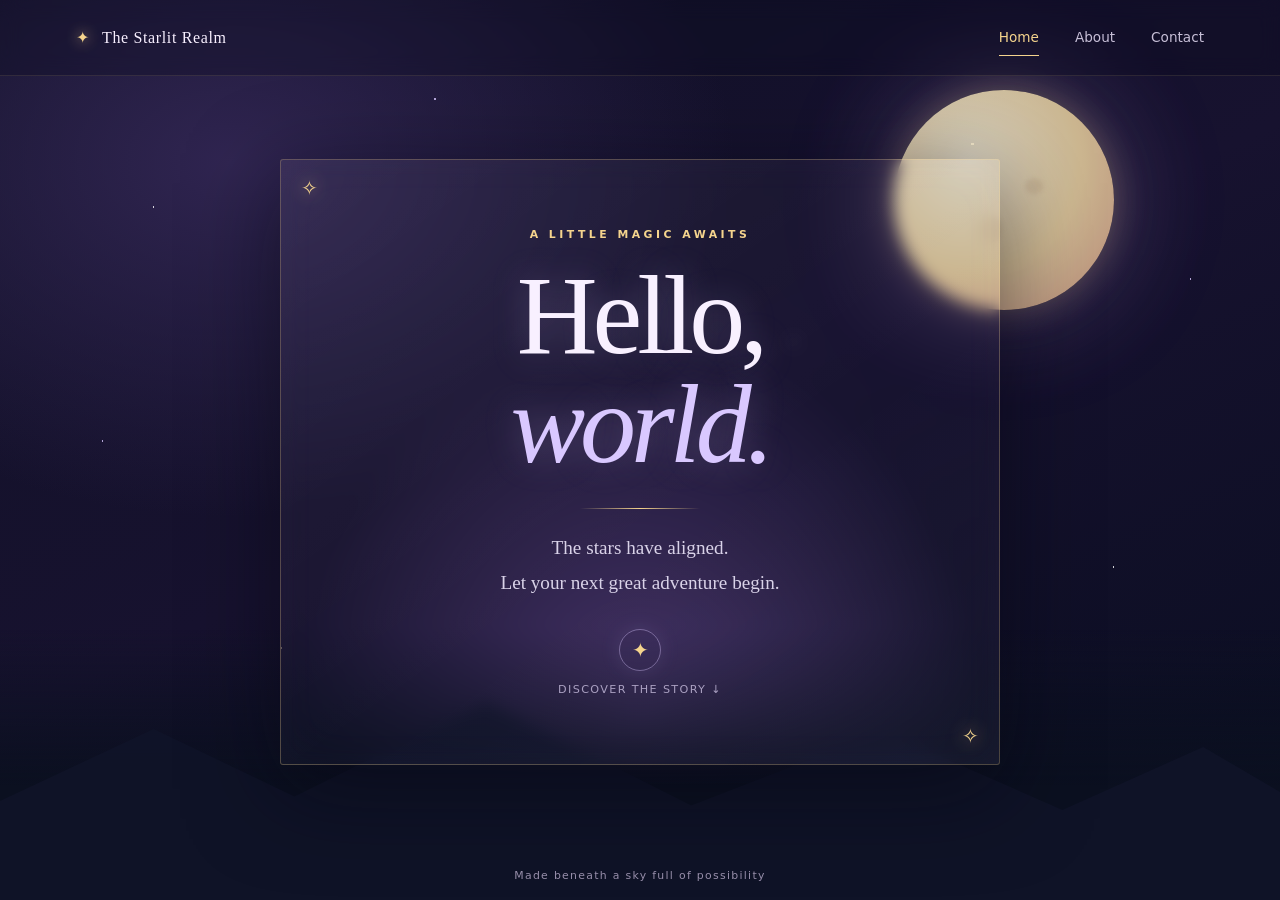
<file: index.html>
<!doctype html>
<html lang="en">
<head>
  <meta charset="utf-8">
  <meta name="viewport" content="width=device-width, initial-scale=1">
  <meta name="theme-color" content="#100e25">
  <title>Home · The Starlit Realm</title>
  <link rel="stylesheet" href="style.css">
</head>
<body>
  <div class="sky" aria-hidden="true"></div><div class="moon" aria-hidden="true"></div>
  <div class="horizon" aria-hidden="true"></div><div class="mountain" aria-hidden="true"></div>
  <header class="site-header">
    <a class="brand" href="index.html"><span class="brand-mark">✦</span> The Starlit Realm</a>
    <nav aria-label="Main navigation">
      <a class="active" aria-current="page" href="index.html">Home</a>
      <a href="about.html">About</a>
      <a href="contact.html">Contact</a>
    </nav>
  </header>
  <main class="card home-card">
    <p class="eyebrow">A little magic awaits</p>
    <h1>Hello,<span>world.</span></h1>
    <div class="rule" aria-hidden="true"></div>
    <p class="message">The stars have aligned.<br>Let your next great adventure begin.</p>
    <a class="sigil" href="about.html" aria-label="Discover our story">✦</a>
    <p class="hint">Discover the story <span aria-hidden="true">↓</span></p>
  </main>
  <footer>Made beneath a sky full of possibility</footer>
</body>
</html>
</file>
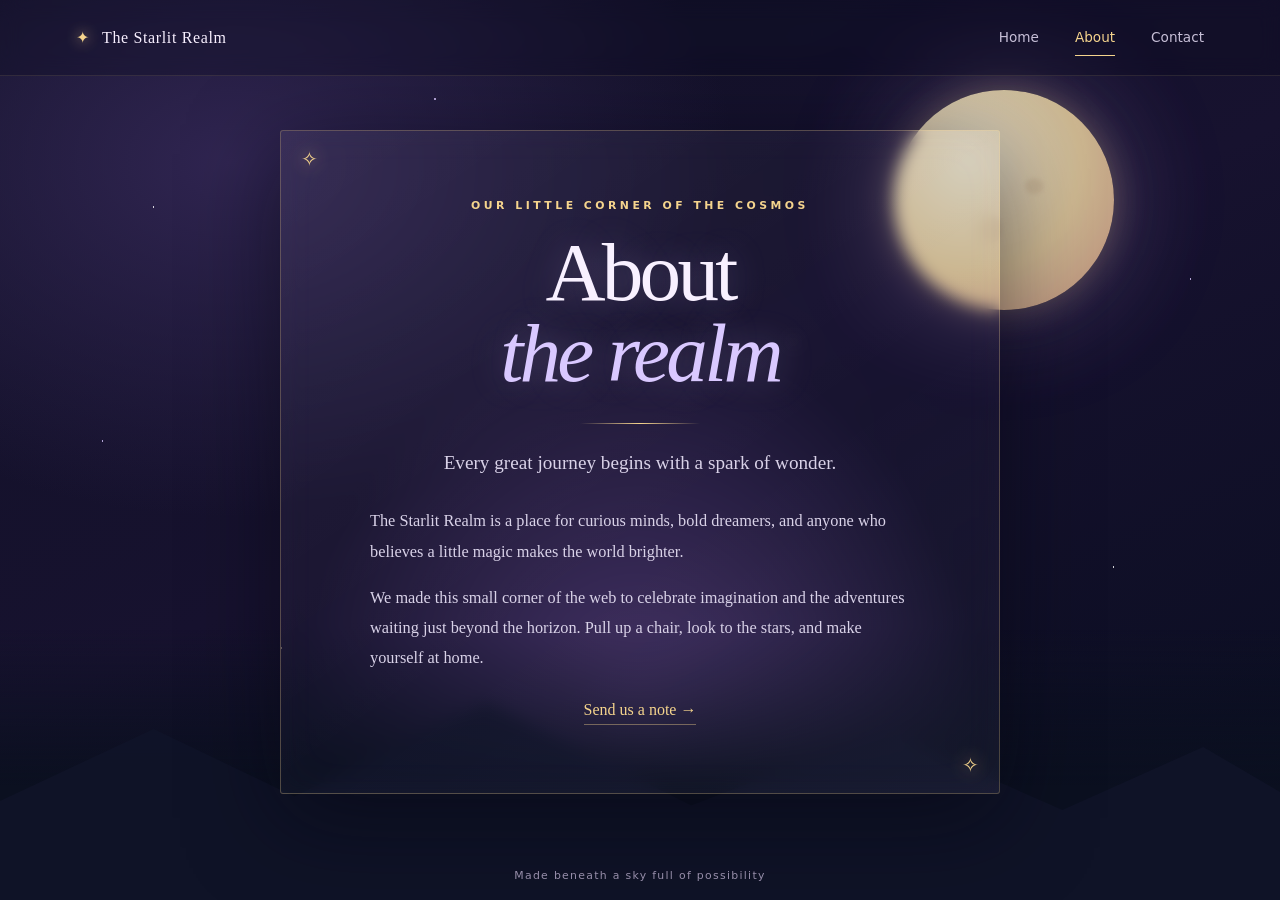
<file: about.html>
<!doctype html>
<html lang="en">
<head>
  <meta charset="utf-8">
  <meta name="viewport" content="width=device-width, initial-scale=1">
  <meta name="theme-color" content="#100e25">
  <title>About · The Starlit Realm</title>
  <link rel="stylesheet" href="style.css">
</head>
<body>
  <div class="sky" aria-hidden="true"></div><div class="moon" aria-hidden="true"></div>
  <div class="horizon" aria-hidden="true"></div><div class="mountain" aria-hidden="true"></div>
  <header class="site-header">
    <a class="brand" href="index.html"><span class="brand-mark">✦</span> The Starlit Realm</a>
    <nav aria-label="Main navigation">
      <a href="index.html">Home</a>
      <a class="active" aria-current="page" href="about.html">About</a>
      <a href="contact.html">Contact</a>
    </nav>
  </header>
  <main class="card content-card">
    <p class="eyebrow">Our little corner of the cosmos</p>
    <h1 class="page-title">About <span>the realm</span></h1>
    <div class="rule" aria-hidden="true"></div>
    <p class="message">Every great journey begins with a spark of wonder.</p>
    <div class="story">
      <p>The Starlit Realm is a place for curious minds, bold dreamers, and anyone who believes a little magic makes the world brighter.</p>
      <p>We made this small corner of the web to celebrate imagination and the adventures waiting just beyond the horizon. Pull up a chair, look to the stars, and make yourself at home.</p>
    </div>
    <a class="text-link" href="contact.html">Send us a note <span aria-hidden="true">→</span></a>
  </main>
  <footer>Made beneath a sky full of possibility</footer>
</body>
</html>
</file>
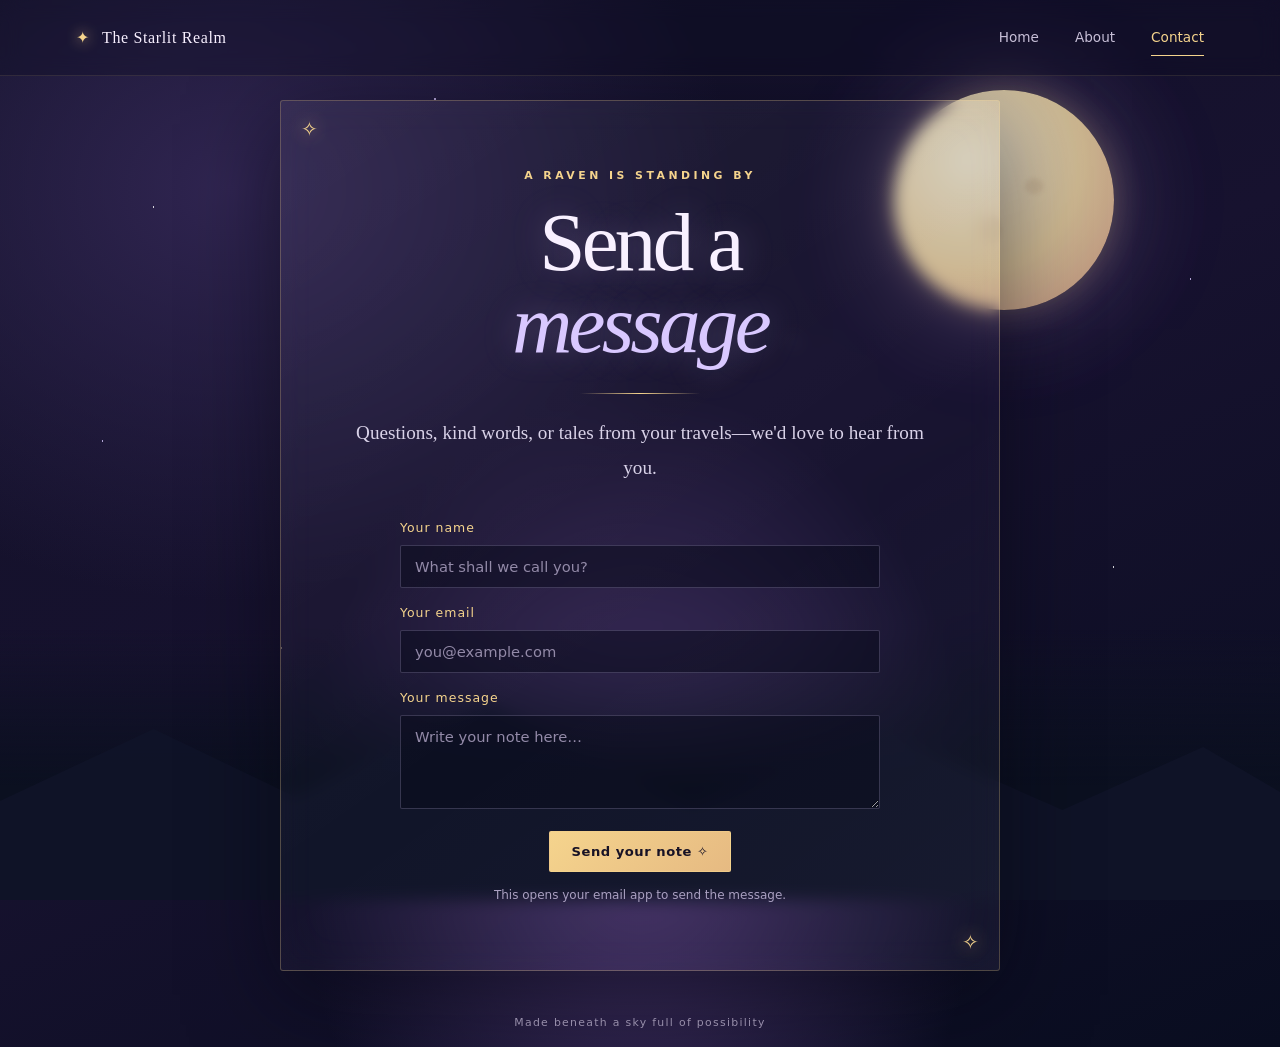
<file: contact.html>
<!doctype html>
<html lang="en">
<head>
  <meta charset="utf-8">
  <meta name="viewport" content="width=device-width, initial-scale=1">
  <meta name="theme-color" content="#100e25">
  <title>Contact · The Starlit Realm</title>
  <link rel="stylesheet" href="style.css">
</head>
<body>
  <div class="sky" aria-hidden="true"></div><div class="moon" aria-hidden="true"></div>
  <div class="horizon" aria-hidden="true"></div><div class="mountain" aria-hidden="true"></div>
  <header class="site-header">
    <a class="brand" href="index.html"><span class="brand-mark">✦</span> The Starlit Realm</a>
    <nav aria-label="Main navigation">
      <a href="index.html">Home</a>
      <a href="about.html">About</a>
      <a class="active" aria-current="page" href="contact.html">Contact</a>
    </nav>
  </header>
  <main class="card content-card contact-card">
    <p class="eyebrow">A raven is standing by</p>
    <h1 class="page-title">Send a <span>message</span></h1>
    <div class="rule" aria-hidden="true"></div>
    <p class="message">Questions, kind words, or tales from your travels—we'd love to hear from you.</p>
    <form action="mailto:hello@starlitrealm.example" method="post" enctype="text/plain">
      <label for="name">Your name</label>
      <input id="name" name="name" type="text" placeholder="What shall we call you?" required>
      <label for="email">Your email</label>
      <input id="email" name="email" type="email" placeholder="you@example.com" required>
      <label for="message">Your message</label>
      <textarea id="message" name="message" rows="4" placeholder="Write your note here…" required></textarea>
      <button type="submit">Send your note <span aria-hidden="true">✧</span></button>
    </form>
    <p class="form-note">This opens your email app to send the message.</p>
  </main>
  <footer>Made beneath a sky full of possibility</footer>
</body>
</html>
</file>
<file: style.css>
:root {
  color-scheme: dark;
  --ink: #f8f0ff;
  --muted: #d9d2e8;
  --lavender: #d9c8ff;
  --gold: #f5d48d;
}
* { box-sizing: border-box; }
body {
  min-height: 100vh; margin: 0; padding: 100px 18px 76px;
  display: grid; place-items: center; overflow-x: hidden; position: relative;
  color: var(--ink); font-family: Georgia, "Times New Roman", serif;
  background: radial-gradient(ellipse at 50% 80%, #453267 0%, transparent 38%),
    radial-gradient(ellipse at 18% 18%, #302551 0%, transparent 34%),
    linear-gradient(155deg, #111127 0%, #17122f 48%, #090d20 100%);
}
.sky { position: fixed; inset: 0; pointer-events: none; opacity: .8; z-index: 0;
  background-image: radial-gradient(1px 1px at 12% 23%, #fff 99%, transparent), radial-gradient(1.5px 1.5px at 76% 16%, #ffe9bd 99%, transparent),
    radial-gradient(1px 1px at 87% 63%, #fff 99%, transparent), radial-gradient(1px 1px at 34% 11%, #d9c8ff 99%, transparent),
    radial-gradient(1.5px 1.5px at 62% 38%, #fff 99%, transparent), radial-gradient(1px 1px at 22% 72%, #ffe9bd 99%, transparent),
    radial-gradient(1px 1px at 93% 31%, #d9c8ff 99%, transparent), radial-gradient(1px 1px at 48% 82%, #fff 99%, transparent),
    radial-gradient(1px 1px at 8% 49%, #d9c8ff 99%, transparent), radial-gradient(1px 1px at 70% 91%, #ffe9bd 99%, transparent);
  animation: shimmer 5s ease-in-out infinite alternate;
}
.moon { position: fixed; width: clamp(110px, 19vw, 220px); aspect-ratio: 1; top: 10%; right: 13%; border-radius: 50%; z-index: 0;
  background: radial-gradient(circle at 34% 32%, #fff8dc, #f4dba6 54%, #d99f87 100%);
  box-shadow: 0 0 35px #f5d48d55, 0 0 110px #d7adf044, 0 0 180px #b68cff22; opacity: .82;
}
.moon::after { content: ""; position: absolute; inset: 11%; border-radius: inherit; background: radial-gradient(ellipse at 68% 42%, #d4b88e55 0 5%, transparent 6%), radial-gradient(ellipse at 42% 67%, #d4b88e44 0 8%, transparent 9%); filter: blur(2px); }
.horizon { position: fixed; inset: auto 0 0; height: 30vh; background: linear-gradient(transparent, #0b1020 58%); pointer-events: none; }
.mountain { position: fixed; bottom: 0; width: 100%; height: 25vh; background: #11152a; pointer-events: none;
  clip-path: polygon(0 56%, 12% 24%, 23% 54%, 38% 12%, 54% 58%, 69% 25%, 83% 60%, 94% 32%, 100% 52%, 100% 100%, 0 100%); opacity: .8; }
.site-header { position: absolute; z-index: 2; top: 0; left: 0; right: 0; min-height: 76px; padding: 0 clamp(20px, 6vw, 76px); display: flex; align-items: center; justify-content: space-between; gap: 20px; border-bottom: 1px solid #f5d48d1c; background: #0b0b1d44; backdrop-filter: blur(10px); }
.brand { color: var(--ink); text-decoration: none; font-size: 1rem; letter-spacing: .04em; white-space: nowrap; }
.brand-mark { color: var(--gold); margin-right: 8px; text-shadow: 0 0 14px #f5d48d; }
nav { display: flex; gap: clamp(16px, 3vw, 36px); font-family: system-ui, sans-serif; }
nav a { color: #c7bfd7; text-decoration: none; font-size: .85rem; padding: 10px 0; border-bottom: 1px solid transparent; transition: color .2s, border-color .2s; }
nav a:hover, nav a.active { color: var(--gold); border-color: var(--gold); }
.card { position: relative; z-index: 1; width: min(720px, 100%); padding: clamp(38px, 7vw, 68px) clamp(24px, 7vw, 58px); text-align: center; border: 1px solid #f5d48d44; border-radius: 3px; background: linear-gradient(145deg, #ffffff0d, #ffffff03 58%, #d9c8ff0b); box-shadow: 0 24px 90px #05061188, inset 0 0 50px #d9c8ff08; backdrop-filter: blur(8px); }
.card::before, .card::after { content: "✧"; position: absolute; color: var(--gold); font-size: 20px; text-shadow: 0 0 18px #f5d48d; }
.card::before { top: 16px; left: 20px; } .card::after { right: 20px; bottom: 16px; }
.eyebrow { margin: 0 0 20px; color: var(--gold); font-family: system-ui, sans-serif; font-size: .68rem; font-weight: 600; letter-spacing: .32em; text-transform: uppercase; }
h1 { margin: 0; font-size: clamp(3.3rem, 11vw, 7rem); font-weight: 400; line-height: .98; letter-spacing: -.045em; text-shadow: 0 0 35px #d9c8ff44; }
h1 span { display: block; color: var(--lavender); font-style: italic; }
.page-title { font-size: clamp(2.8rem, 8vw, 5.2rem); }
.rule { width: 120px; height: 1px; margin: 28px auto 22px; background: linear-gradient(90deg, transparent, var(--gold), transparent); }
.message { margin: 0; color: var(--muted); font-size: clamp(1rem, 2.5vw, 1.2rem); line-height: 1.8; }
.sigil { display: inline-grid; width: 42px; height: 42px; margin-top: 29px; place-items: center; border: 1px solid #d9c8ff66; border-radius: 50%; color: var(--gold); font-size: 20px; text-decoration: none; box-shadow: 0 0 22px #d9c8ff1c; transition: transform .2s, box-shadow .2s; }
.sigil:hover { transform: rotate(45deg); box-shadow: 0 0 28px #d9c8ff55; }
.hint { margin: 12px 0 0; color: #aaa0c1; font: .7rem system-ui, sans-serif; letter-spacing: .12em; text-transform: uppercase; }
.story { max-width: 540px; margin: 26px auto 0; color: #d9d2e8; font-size: 1.02rem; line-height: 1.85; text-align: left; }
.story p { margin: 0 0 16px; }
.text-link { display: inline-block; margin-top: 12px; color: var(--gold); text-decoration: none; border-bottom: 1px solid #f5d48d66; padding-bottom: 5px; }
.text-link:hover { color: #fff1c9; }
form { max-width: 480px; margin: 28px auto 0; display: grid; gap: 10px; text-align: left; font-family: system-ui, sans-serif; }
label { margin-top: 7px; color: var(--gold); font-size: .78rem; letter-spacing: .08em; }
input, textarea { width: 100%; padding: 12px 14px; border: 1px solid #d9c8ff35; border-radius: 2px; outline: none; color: var(--ink); background: #090a1b80; font: .92rem system-ui, sans-serif; resize: vertical; }
input:focus, textarea:focus { border-color: #f5d48d99; box-shadow: 0 0 0 3px #f5d48d14; }
input::placeholder, textarea::placeholder { color: #938aa8; }
button { justify-self: center; margin-top: 12px; padding: 12px 22px; border: 1px solid #f5d48d88; border-radius: 2px; color: #171225; background: linear-gradient(135deg, #f5d48d, #e6ba82); font: 600 .82rem system-ui, sans-serif; letter-spacing: .04em; cursor: pointer; transition: filter .2s, transform .2s; }
button:hover { filter: brightness(1.12); transform: translateY(-1px); }
.form-note { margin: 16px 0 0; color: #aaa0c1; font: .75rem system-ui, sans-serif; }
footer { position: absolute; z-index: 1; bottom: 18px; color: #978eaa; font: .68rem system-ui, sans-serif; letter-spacing: .12em; text-align: center; }
@keyframes shimmer { from { opacity: .55; } to { opacity: 1; } }
@media (prefers-reduced-motion: reduce) { *, *::before, *::after { animation: none !important; transition: none !important; } }
@media (max-width: 560px) { body { padding-top: 112px; padding-bottom: 68px; } .site-header { min-height: 96px; align-items: flex-start; padding-top: 16px; flex-direction: column; justify-content: center; gap: 4px; } nav { gap: 22px; } .moon { top: 12%; right: -7%; opacity: .58; } .card { padding-inline: 22px; } footer { width: calc(100% - 24px); } }
</file>
